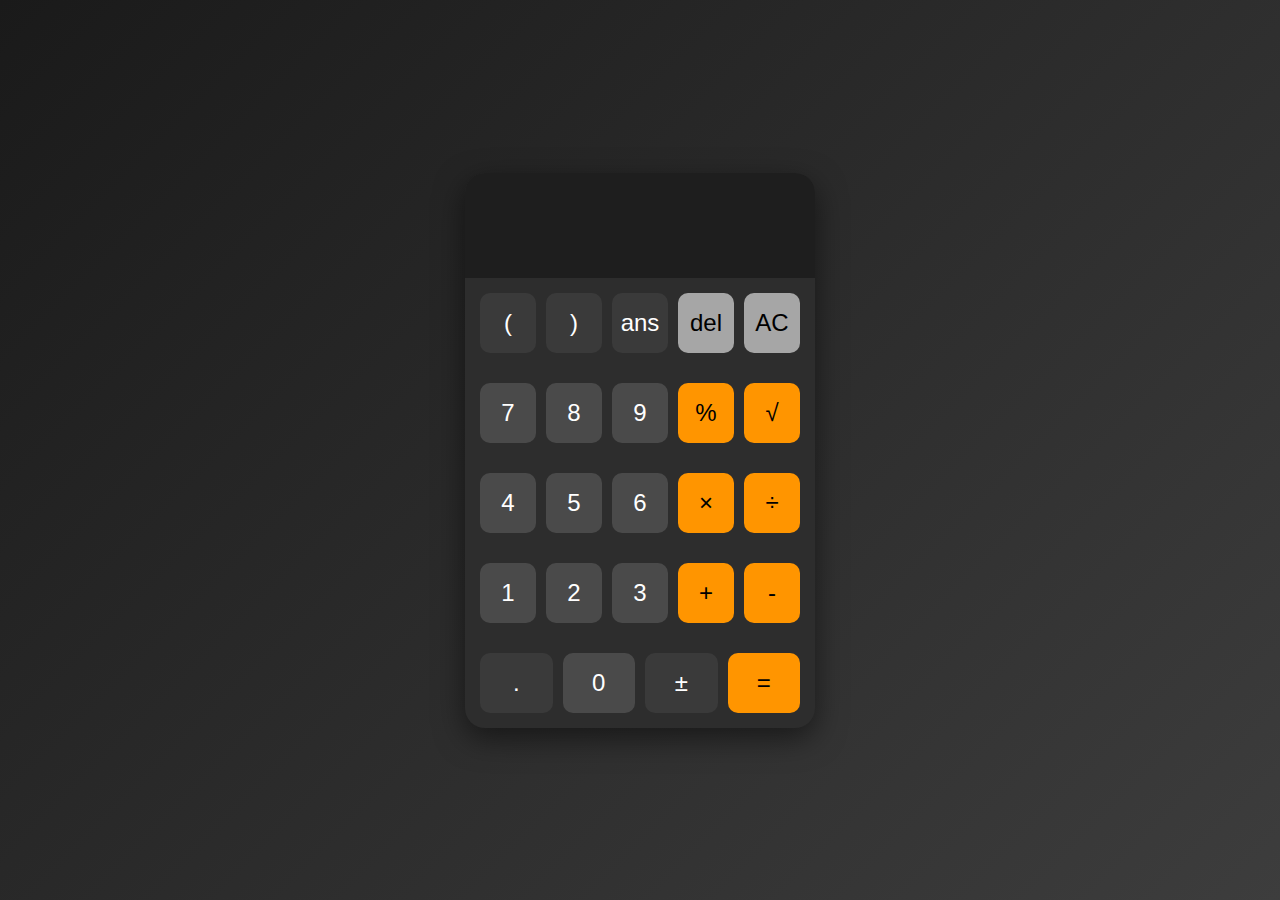
<file: Level2_task1_calculator/index.html>
<!DOCTYPE html>
<html lang="en">
<head>
  <meta charset="UTF-8">
  <meta name="viewport" content="width=device-width, initial-scale=1.0">
  <title>Calculator</title>
  <link rel="stylesheet" href="style.css">
</head>
<body>
  <div class="container">
    <div class="calculator">
      <form name="calcForm">
        <div class="display">
          <input type="text" name="display" class="display" readonly>
        </div>
        <div class="button-row">
          <input type="button" value="(" class="parenthesis">
          <input type="button" value=")" class="parenthesis">
          <input type="button" value="ans" class="memory">
          <input type="button" value="del" class="delete">
          <input type="button" value="AC" class="clear">
        </div>
        <div class="button-row">
          <input type="button" value="7" class="number">
          <input type="button" value="8" class="number">
          <input type="button" value="9" class="number">
          <input type="button" value="%" class="operator">
          <input type="button" value="√" class="operator">
        </div>
        <div class="button-row">
          <input type="button" value="4" class="number">
          <input type="button" value="5" class="number">
          <input type="button" value="6" class="number">
          <input type="button" value="×" class="operator">
          <input type="button" value="÷" class="operator">
        </div>
        <div class="button-row">
          <input type="button" value="1" class="number">
          <input type="button" value="2" class="number">
          <input type="button" value="3" class="number">
          <input type="button" value="+" class="operator">
          <input type="button" value="-" class="operator">
        </div>
        <div class="button-row">
          <input type="button" value="." class="decimal">
          <input type="button" value="0" class="number">
          <input type="button" value="±" class="sign">
          <input type="button" value="=" class="enter">
        </div>
      </form>
    </div>
  </div>

  <script src="script.js"></script>
</body>
</html>
</file>
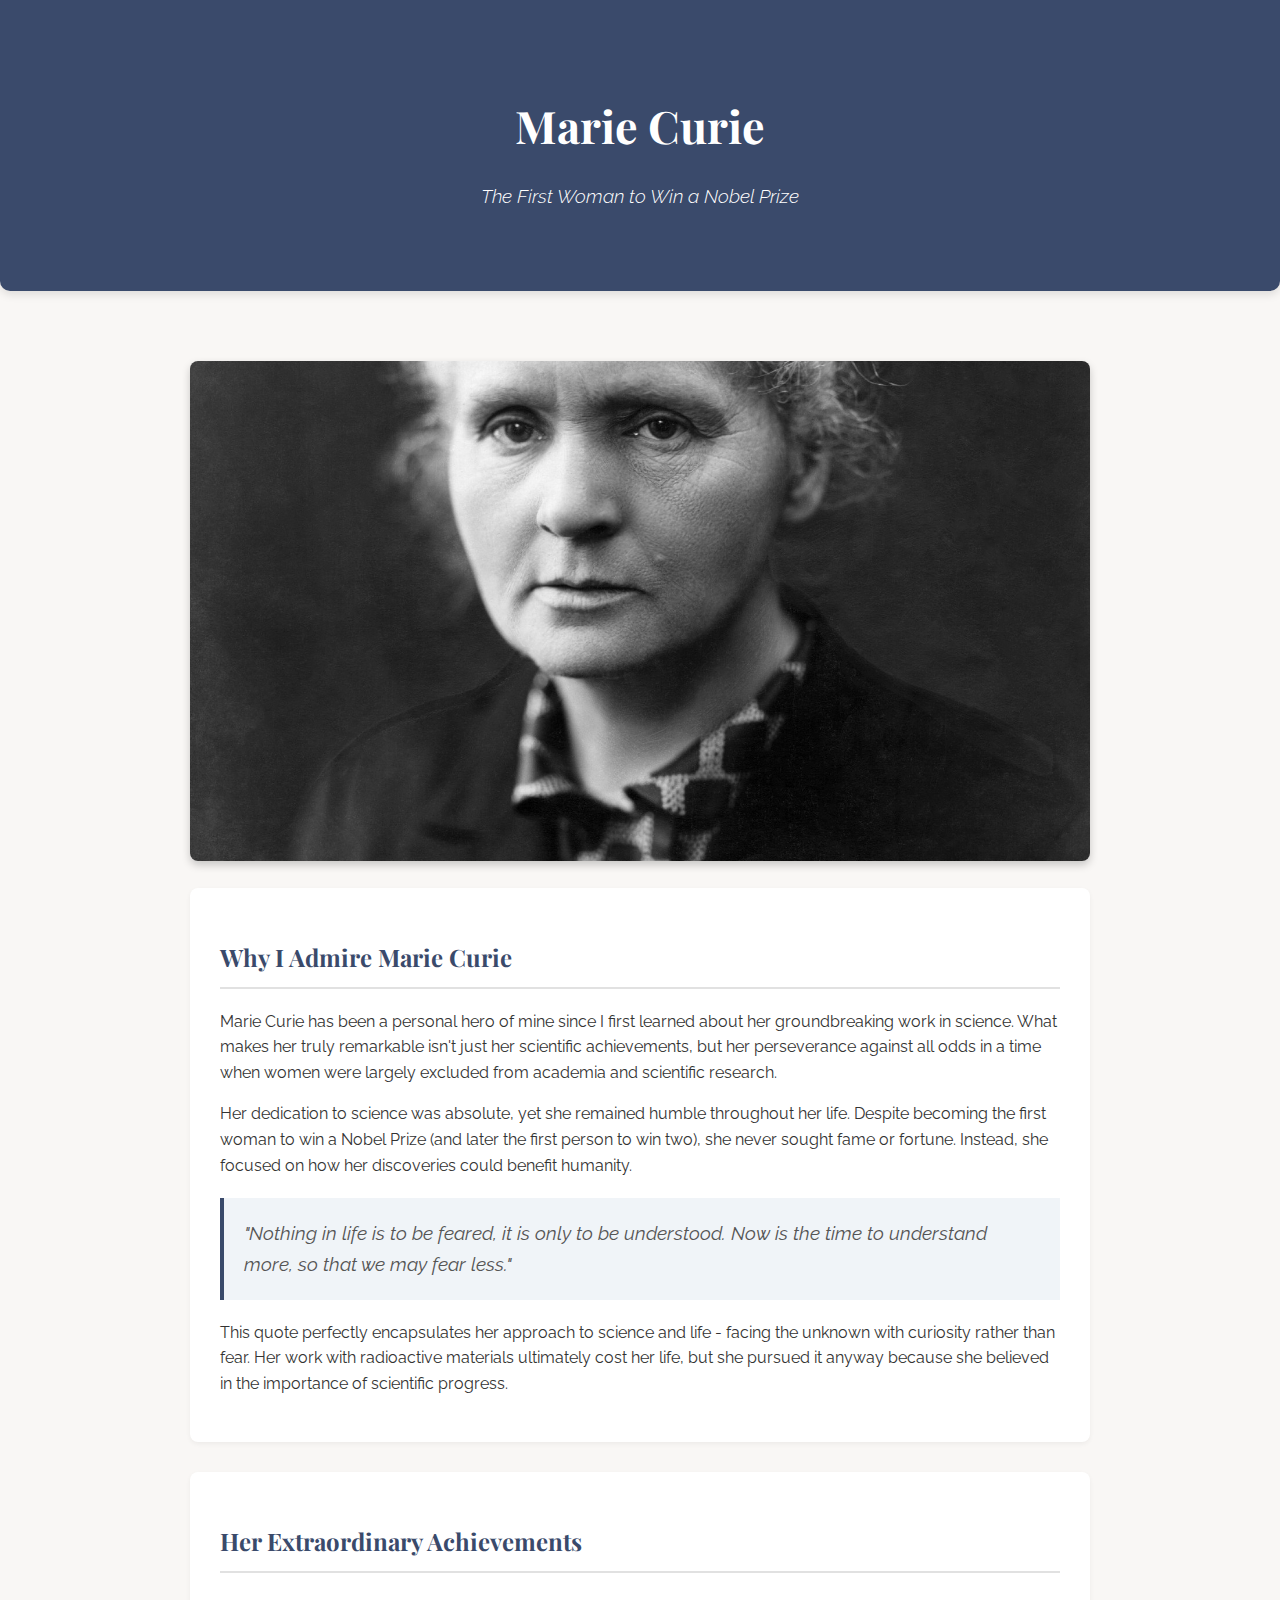
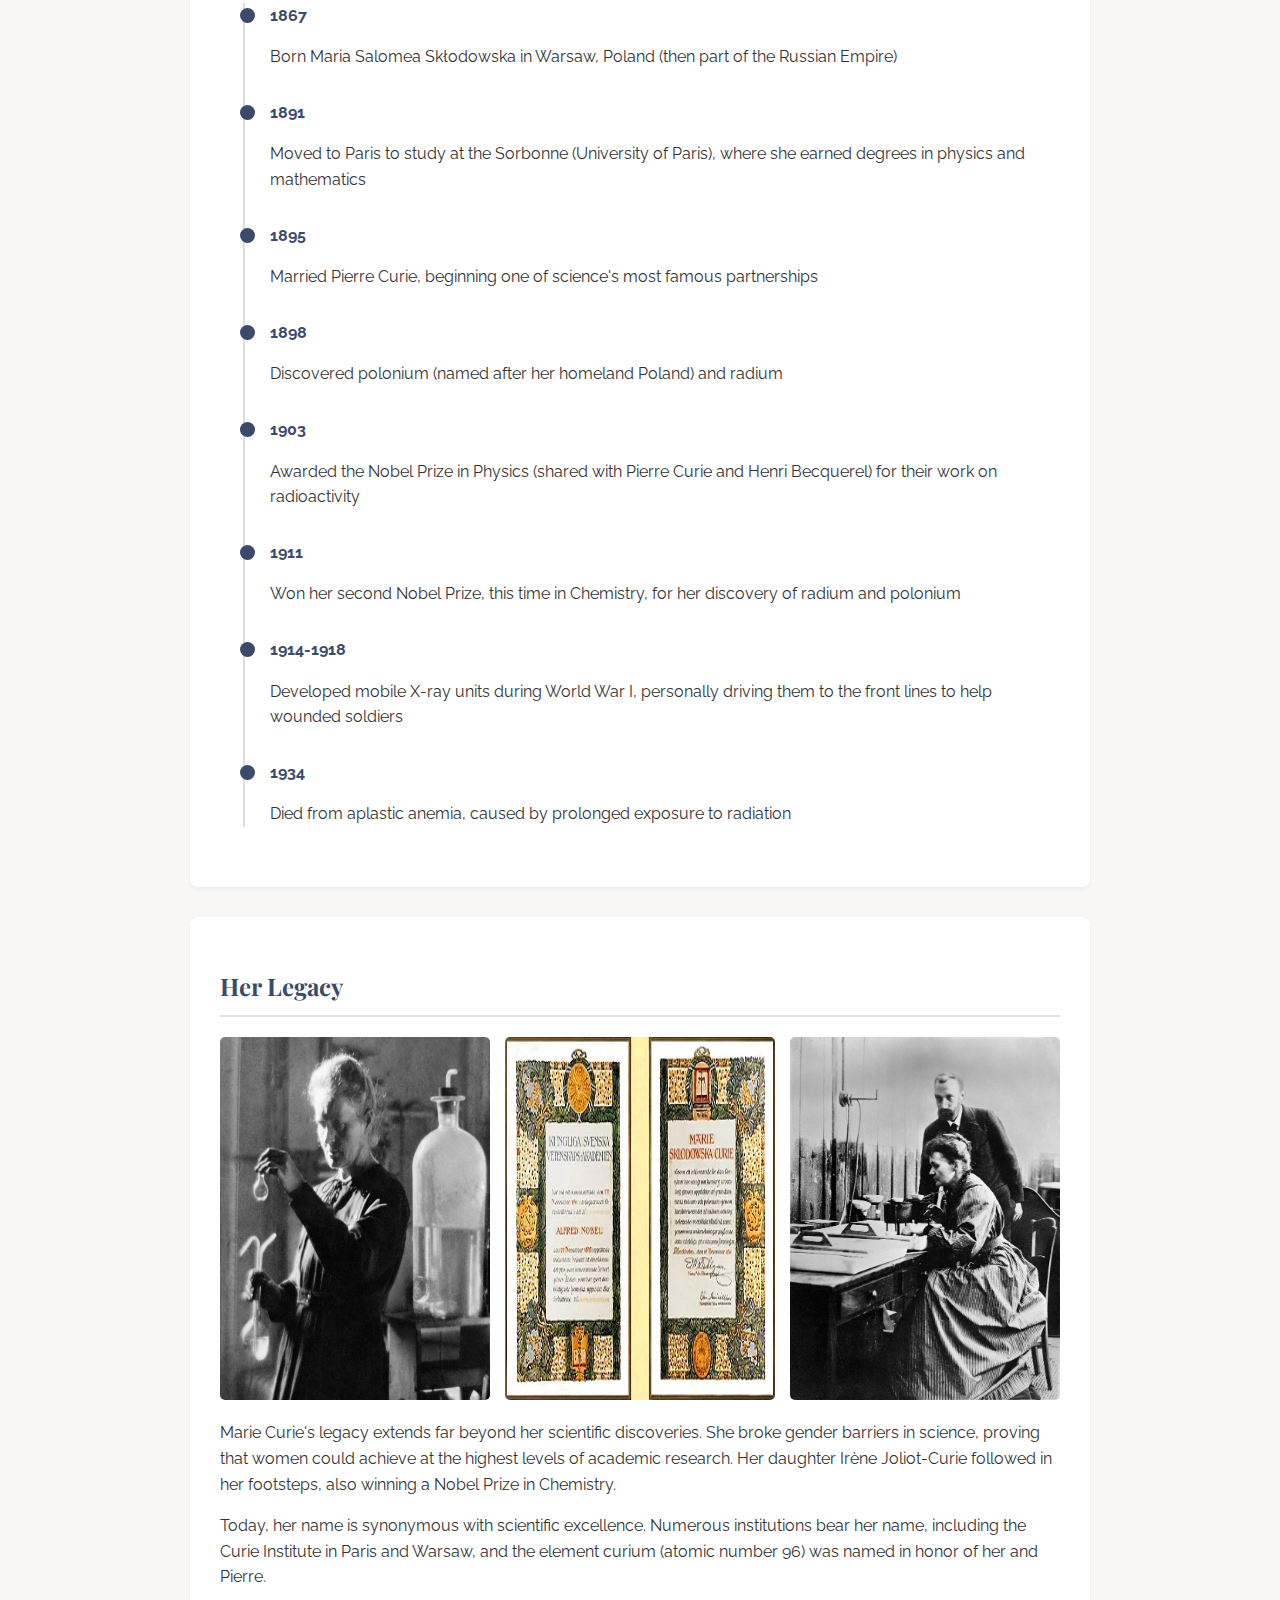
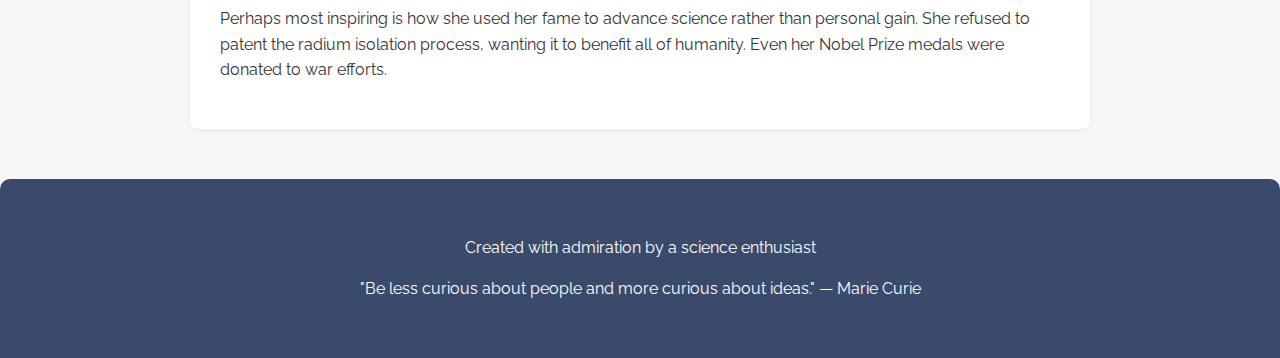
<file: Level2_task2_tributePage/index.html>
<!DOCTYPE html>
<html lang="en">
<head>
    <meta charset="UTF-8">
    <meta name="viewport" content="width=device-width, initial-scale=1.0">
    <title>Tribute to Marie Curie</title>
    <link href="https://fonts.googleapis.com/css2?family=Playfair+Display:wght@400;700&family=Raleway:wght@300;400&display=swap" rel="stylesheet">
    <link rel="stylesheet" href="style.css">
</head>
<body>
    <header>
        <div class="container">
            <h1>Marie Curie</h1>
            <p class="subtitle">The First Woman to Win a Nobel Prize</p>
        </div>
    </header>
    
    <div class="container">
        <img src="Marie_Curie_c._1920s.jpg" alt="Marie Curie in her laboratory" class="main-image">
        
        <div class="content-section">
            <h2>Why I Admire Marie Curie</h2>
            <p>Marie Curie has been a personal hero of mine since I first learned about her groundbreaking work in science. What makes her truly remarkable isn't just her scientific achievements, but her perseverance against all odds in a time when women were largely excluded from academia and scientific research.</p>
            
            <p>Her dedication to science was absolute, yet she remained humble throughout her life. Despite becoming the first woman to win a Nobel Prize (and later the first person to win two), she never sought fame or fortune. Instead, she focused on how her discoveries could benefit humanity.</p>
            
            <div class="quote">
                "Nothing in life is to be feared, it is only to be understood. Now is the time to understand more, so that we may fear less."
            </div>
            
            <p>This quote perfectly encapsulates her approach to science and life - facing the unknown with curiosity rather than fear. Her work with radioactive materials ultimately cost her life, but she pursued it anyway because she believed in the importance of scientific progress.</p>
        </div>
        
        <div class="content-section">
            <h2>Her Extraordinary Achievements</h2>
            
            <div class="timeline">
                <div class="timeline-item">
                    <div class="timeline-date">1867</div>
                    <p>Born Maria Salomea Skłodowska in Warsaw, Poland (then part of the Russian Empire)</p>
                </div>
                
                <div class="timeline-item">
                    <div class="timeline-date">1891</div>
                    <p>Moved to Paris to study at the Sorbonne (University of Paris), where she earned degrees in physics and mathematics</p>
                </div>
                
                <div class="timeline-item">
                    <div class="timeline-date">1895</div>
                    <p>Married Pierre Curie, beginning one of science's most famous partnerships</p>
                </div>
                
                <div class="timeline-item">
                    <div class="timeline-date">1898</div>
                    <p>Discovered polonium (named after her homeland Poland) and radium</p>
                </div>
                
                <div class="timeline-item">
                    <div class="timeline-date">1903</div>
                    <p>Awarded the Nobel Prize in Physics (shared with Pierre Curie and Henri Becquerel) for their work on radioactivity</p>
                </div>
                
                <div class="timeline-item">
                    <div class="timeline-date">1911</div>
                    <p>Won her second Nobel Prize, this time in Chemistry, for her discovery of radium and polonium</p>
                </div>
                
                <div class="timeline-item">
                    <div class="timeline-date">1914-1918</div>
                    <p>Developed mobile X-ray units during World War I, personally driving them to the front lines to help wounded soldiers</p>
                </div>
                
                <div class="timeline-item">
                    <div class="timeline-date">1934</div>
                    <p>Died from aplastic anemia, caused by prolonged exposure to radiation</p>
                </div>
            </div>
        </div>
        
        <div class="content-section">
            <h2>Her Legacy</h2>
            
            <div class="gallery">
                <img src="mar.jpg" alt="Marie Curie in her laboratory">
                <img src="curie_diploma.png" alt="Marie Curie's Nobel Prize diploma">
                <img src="Pierre_and_Marie.jpg" alt="Marie and Pierre Curie in their laboratory">
            </div>
            
            <p>Marie Curie's legacy extends far beyond her scientific discoveries. She broke gender barriers in science, proving that women could achieve at the highest levels of academic research. Her daughter Irène Joliot-Curie followed in her footsteps, also winning a Nobel Prize in Chemistry.</p>
            
            <p>Today, her name is synonymous with scientific excellence. Numerous institutions bear her name, including the Curie Institute in Paris and Warsaw, and the element curium (atomic number 96) was named in honor of her and Pierre.</p>
            
            <p>Perhaps most inspiring is how she used her fame to advance science rather than personal gain. She refused to patent the radium isolation process, wanting it to benefit all of humanity. Even her Nobel Prize medals were donated to war efforts.</p>
        </div>
    </div>
    
    <footer>
        <div class="container">
            <p>Created with admiration by a science enthusiast</p>
            <p>"Be less curious about people and more curious about ideas." — Marie Curie</p>
        </div>
    </footer>
</body>
</html>
</file>
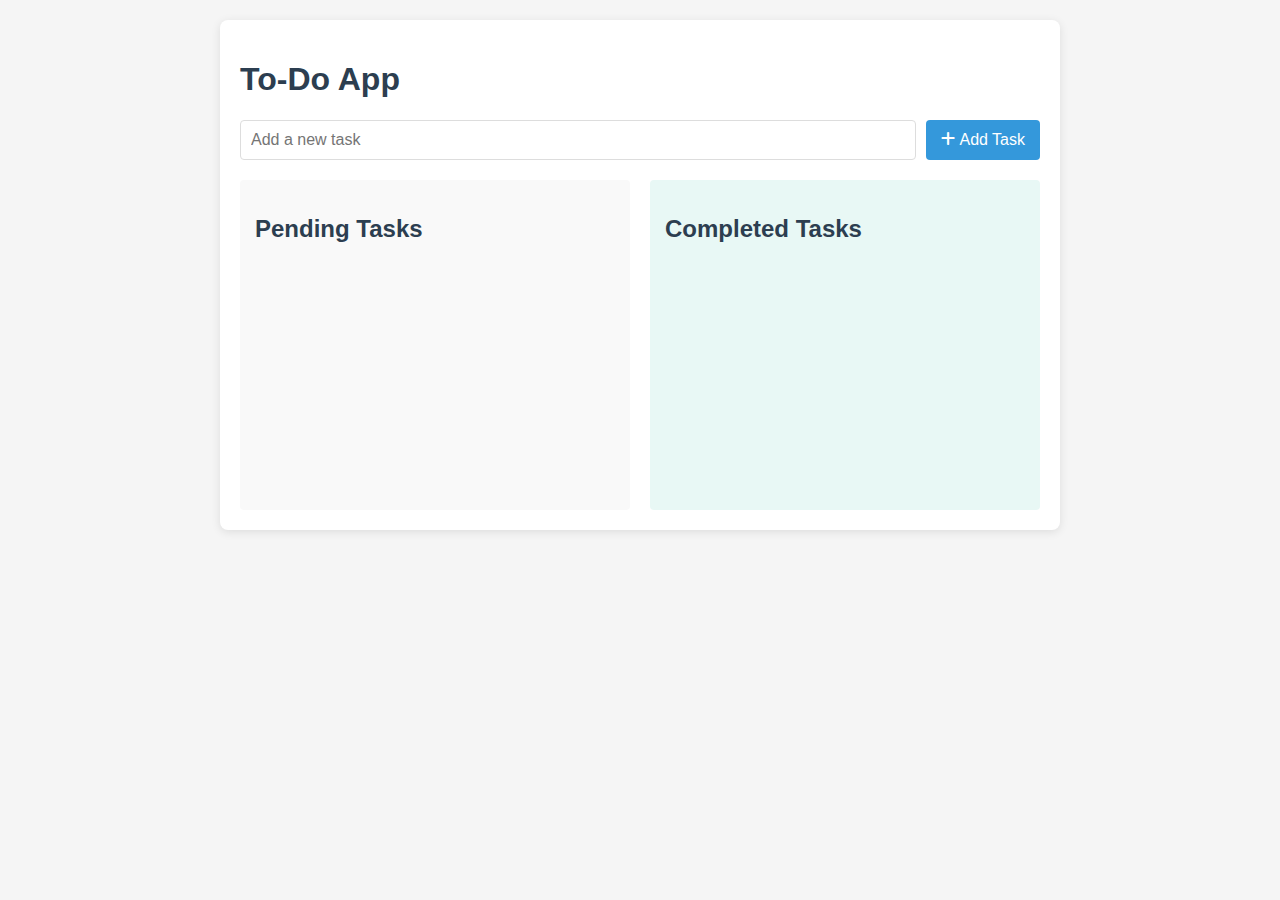
<file: Level2_task3_todo/index.html>
<!DOCTYPE html>
<html lang="en">
<head>
    <meta charset="UTF-8">
    <meta name="viewport" content="width=device-width, initial-scale=1.0">
    <title>To-Do App</title>
    <link rel="stylesheet" href="https://cdnjs.cloudflare.com/ajax/libs/font-awesome/6.0.0-beta3/css/all.min.css">
    <link rel="stylesheet" href="stylesheet.css">
</head>
<body>
    <div class="container">
        <h1>To-Do App</h1>
        
        <div class="add-task">
            <input type="text" id="taskInput" placeholder="Add a new task">
            <button id="addTaskBtn"><i class="fas fa-plus"></i> Add Task</button>
        </div>
        
        <div class="task-lists">
            <div class="pending-tasks">
                <h2>Pending Tasks</h2>
                <ul id="pendingList"></ul>
            </div>
            
            <div class="completed-tasks">
                <h2>Completed Tasks</h2>
                <ul id="completedList"></ul>
            </div>
        </div>
    </div>

    <script src="script.js"></script>
</body>
</html>
</file>
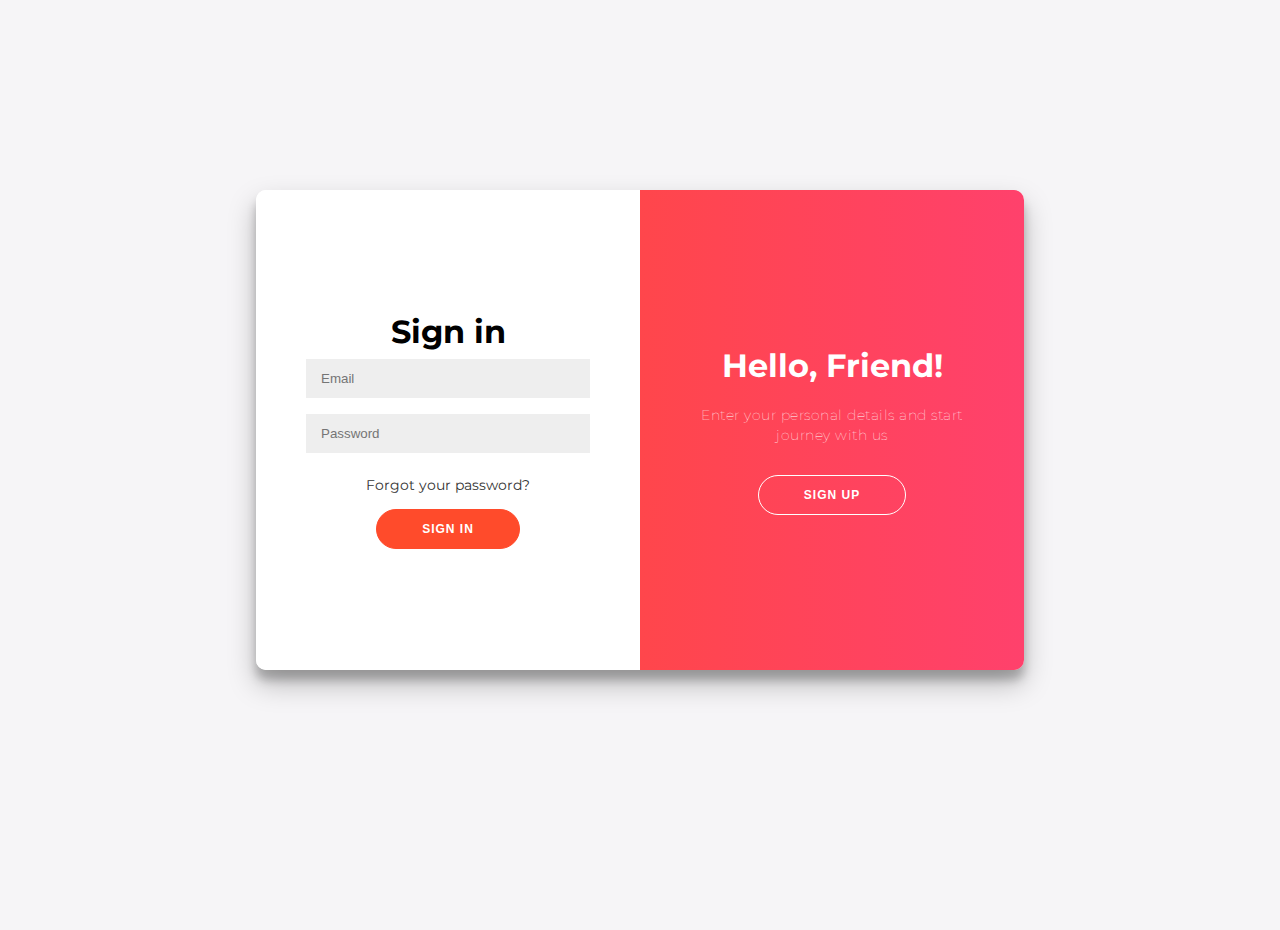
<file: Level2_task4_login_authentication/index.html>
<!DOCTYPE html>
<html lang="en">
<head>
    <meta charset="UTF-8">
    <meta name="viewport" content="width=device-width, initial-scale=1.0">
    <title>Authentication System</title>
    <link rel="stylesheet" href="styles.css">
</head>
<body>
    <div class="container" id="container">
        <div class="form-container sign-up-container">
            <form id="registerForm">
                <h1>Create Account</h1>
                <input type="text" id="regName" placeholder="Name" required />
                <input type="email" id="regEmail" placeholder="Email" required />
                <input type="password" id="regPassword" placeholder="Password" required />
                <button type="submit">Sign Up</button>
            </form>
        </div>
        <div class="form-container sign-in-container">
            <form id="loginForm">
                <h1>Sign in</h1>
                <input type="email" id="loginEmail" placeholder="Email" required />
                <input type="password" id="loginPassword" placeholder="Password" required />
                <a href="#">Forgot your password?</a>
                <button type="submit">Sign In</button>
            </form>
        </div>
        <div class="overlay-container">
            <div class="overlay">
                <div class="overlay-panel overlay-left">
                    <h1>Welcome Back!</h1>
                    <p>To keep connected with us please login with your personal info</p>
                    <button class="ghost" id="signIn">Sign In</button>
                </div>
                <div class="overlay-panel overlay-right">
                    <h1>Hello, Friend!</h1>
                    <p>Enter your personal details and start journey with us</p>
                    <button class="ghost" id="signUp">Sign Up</button>
                </div>
            </div>
        </div>
    </div>

    <script src="script.js"></script>
</body>
</html>
</file>
<file: Level2_task2_tributePage/style.css>
body {
    font-family: 'Raleway', sans-serif;
    line-height: 1.6;
    color: #333;
    background-color: #f9f7f5;
    margin: 0;
    padding: 0;
}

.container {
    max-width: 900px;
    margin: 0 auto;
    padding: 20px;
}

header {
    background-color: #3a4a6b;
    color: white;
    text-align: center;
    padding: 40px 0;
    margin-bottom: 30px;
    border-radius: 0 0 10px 10px;
    box-shadow: 0 4px 8px rgba(0,0,0,0.1);
}

h1 {
    font-family: 'Playfair Display', serif;
    font-size: 2.8em;
    margin-bottom: 10px;
}

.subtitle {
    font-style: italic;
    font-weight: 300;
    font-size: 1.2em;
}

.main-image {
    width: 100%;
    max-height: 500px;
    object-fit: cover;
    border-radius: 8px;
    margin: 20px 0;
    box-shadow: 0 4px 8px rgba(0,0,0,0.2);
}

.content-section {
    background-color: white;
    padding: 30px;
    border-radius: 8px;
    margin-bottom: 30px;
    box-shadow: 0 2px 5px rgba(0,0,0,0.05);
}

h2 {
    font-family: 'Playfair Display', serif;
    color: #3a4a6b;
    border-bottom: 2px solid #e1e1e1;
    padding-bottom: 10px;
}

.quote {
    font-style: italic;
    font-size: 1.2em;
    color: #555;
    padding: 20px;
    background-color: #f0f4f8;
    border-left: 4px solid #3a4a6b;
    margin: 20px 0;
}

.gallery {
    display: flex;
    flex-wrap: wrap;
    gap: 15px;
    margin: 20px 0;
}

.gallery img {
    width: calc(33.333% - 10px);
    border-radius: 5px;
    transition: transform 0.3s;
}

.gallery img:hover {
    transform: scale(1.03);
}

footer {
    text-align: center;
    padding: 20px;
    background-color: #3a4a6b;
    color: white;
    border-radius: 10px 10px 0 0;
}

.timeline {
    position: relative;
    padding-left: 50px;
    margin: 30px 0;
}

.timeline-item {
    position: relative;
    margin-bottom: 30px;
}

.timeline-item:before {
    content: '';
    position: absolute;
    left: -30px;
    top: 5px;
    width: 15px;
    height: 15px;
    border-radius: 50%;
    background-color: #3a4a6b;
}

.timeline:before {
    content: '';
    position: absolute;
    left: 23px;
    top: 0;
    bottom: 0;
    width: 2px;
    background-color: #ddd;
}

.timeline-date {
    font-weight: bold;
    color: #3a4a6b;
}
</file>
<file: Level2_task3_todo/stylesheet.css>
body {
    font-family: 'Segoe UI', Tahoma, Geneva, Verdana, sans-serif;
    background-color: #f5f5f5;
    margin: 0;
    padding: 20px;
    color: #333;
}

.container {
    max-width: 800px;
    margin: 0 auto;
    background-color: white;
    padding: 20px;
    border-radius: 8px;
    box-shadow: 0 2px 10px rgba(0, 0, 0, 0.1);
}

h1, h2 {
    color: #2c3e50;
}

.add-task {
    display: flex;
    margin-bottom: 20px;
    gap: 10px;
}

#taskInput {
    flex: 1;
    padding: 10px;
    border: 1px solid #ddd;
    border-radius: 4px;
    font-size: 16px;
}

#addTaskBtn {
    padding: 10px 15px;
    background-color: #3498db;
    color: white;
    border: none;
    border-radius: 4px;
    cursor: pointer;
    font-size: 16px;
    transition: background-color 0.3s;
}

#addTaskBtn:hover {
    background-color: #2980b9;
}

.task-lists {
    display: flex;
    gap: 20px;
}

.pending-tasks, .completed-tasks {
    flex: 1;
    background-color: #f9f9f9;
    padding: 15px;
    border-radius: 4px;
    min-height: 300px;
}

.completed-tasks {
    background-color: #e8f8f5;
}

ul {
    list-style-type: none;
    padding: 0;
}

li {
    background-color: white;
    margin-bottom: 10px;
    padding: 12px;
    border-radius: 4px;
    box-shadow: 0 1px 3px rgba(0, 0, 0, 0.1);
    display: flex;
    justify-content: space-between;
    align-items: center;
}

.completed {
    text-decoration: line-through;
    color: #7f8c8d;
    background-color: #e8f8f5;
}

.task-text {
    flex: 1;
    margin-right: 10px;
}

.task-actions {
    display: flex;
    gap: 5px;
}

.task-actions button {
    background: none;
    border: none;
    cursor: pointer;
    font-size: 14px;
    padding: 5px;
    border-radius: 3px;
}

.edit-btn {
    color: #f39c12;
}

.edit-btn:hover {
    background-color: #fdebd0;
}

.delete-btn {
    color: #e74c3c;
}

.delete-btn:hover {
    background-color: #fadbd8;
}

.complete-btn {
    color: #27ae60;
}

.complete-btn:hover {
    background-color: #d5f5e3;
}

.task-time {
    font-size: 12px;
    color: #95a5a6;
    margin-top: 5px;
}
</file>
<file: Level2_task4_login_authentication/styles.css>
@import url('https://fonts.googleapis.com/css?family=Montserrat:400,800');

* {
    box-sizing: border-box;
}

body {
    background: #f6f5f7;
    display: flex;
    justify-content: center;
    align-items: center;
    flex-direction: column;
    font-family: 'Montserrat', sans-serif;
    height: 100vh;
    margin: -20px 0 50px;
}

h1 {
    font-weight: bold;
    margin: 0;
}

p {
    font-size: 14px;
    font-weight: 100;
    line-height: 20px;
    letter-spacing: 0.5px;
    margin: 20px 0 30px;
}

a {
    color: #333;
    font-size: 14px;
    text-decoration: none;
    margin: 15px 0;
}

button {
    border-radius: 20px;
    border: 1px solid #FF4B2B;
    background-color: #FF4B2B;
    color: #FFFFFF;
    font-size: 12px;
    font-weight: bold;
    padding: 12px 45px;
    letter-spacing: 1px;
    text-transform: uppercase;
    transition: transform 80ms ease-in;
    cursor: pointer;
}

button:active {
    transform: scale(0.95);
}

button:focus {
    outline: none;
}

button.ghost {
    background-color: transparent;
    border-color: #FFFFFF;
}

form {
    background-color: #FFFFFF;
    display: flex;
    align-items: center;
    justify-content: center;
    flex-direction: column;
    padding: 0 50px;
    height: 100%;
    text-align: center;
}

input {
    background-color: #eee;
    border: none;
    padding: 12px 15px;
    margin: 8px 0;
    width: 100%;
}

.container {
    background-color: #fff;
    border-radius: 10px;
    box-shadow: 0 14px 28px rgba(0,0,0,0.25), 
            0 10px 10px rgba(0,0,0,0.22);
    position: relative;
    overflow: hidden;
    width: 768px;
    max-width: 100%;
    min-height: 480px;
}

.form-container {
    position: absolute;
    top: 0;
    height: 100%;
    transition: all 0.6s ease-in-out;
}

.sign-in-container {
    left: 0;
    width: 50%;
    z-index: 2;
}

.sign-up-container {
    left: 0;
    width: 50%;
    opacity: 0;
    z-index: 1;
}

.overlay-container {
    position: absolute;
    top: 0;
    left: 50%;
    width: 50%;
    height: 100%;
    overflow: hidden;
    transition: transform 0.6s ease-in-out;
    z-index: 100;
}

.overlay {
    background: #FF416C;
    background: -webkit-linear-gradient(to right, #FF4B2B, #FF416C);
    background: linear-gradient(to right, #FF4B2B, #FF416C);
    background-repeat: no-repeat;
    background-size: cover;
    background-position: 0 0;
    color: #FFFFFF;
    position: relative;
    left: -100%;
    height: 100%;
    width: 200%;
    transform: translateX(0);
    transition: transform 0.6s ease-in-out;
}

.overlay-panel {
    position: absolute;
    display: flex;
    align-items: center;
    justify-content: center;
    flex-direction: column;
    padding: 0 40px;
    text-align: center;
    top: 0;
    height: 100%;
    width: 50%;
    transform: translateX(0);
    transition: transform 0.6s ease-in-out;
}

.overlay-right {
    right: 0;
    transform: translateX(0);
}

.overlay-left {
    transform: translateX(-20%);
}

/* Animation */
.container.right-panel-active .sign-in-container {
    transform: translateX(100%);
}

.container.right-panel-active .sign-up-container {
    transform: translateX(100%);
    opacity: 1;
    z-index: 5;
}

.container.right-panel-active .overlay-container {
    transform: translateX(-100%);
}

.container.right-panel-active .overlay {
    transform: translateX(50%);
}

.container.right-panel-active .overlay-left {
    transform: translateX(0);
}

.container.right-panel-active .overlay-right {
    transform: translateX(20%);
}
</file>
<file: Level2_task1_calculator/style.css>
/* Reset and Base Styles */
* {
    margin: 0;
    padding: 0;
    box-sizing: border-box;
    font-family: 'Segoe UI', Tahoma, Geneva, Verdana, sans-serif;
  }
  
  /* Color Variables */
  :root {
    --primary-bg: #2d2d2d;
    --secondary-bg: #3a3a3a;
    --display-bg: #1e1e1e;
    --operator-bg: #ff9500;
    --operator-hover: #ffaa33;
    --number-bg: #4a4a4a;
    --number-hover: #5a5a5a;
    --action-bg: #a6a6a6;
    --action-hover: #b6b6b6;
    --text-light: #ffffff;
    --text-dark: #000000;
    --error-color: #ff3b30;
  }
  
  /* Body and Container */
  body {
    background: linear-gradient(135deg, #1a1a1a, #3d3d3d);
    min-height: 100vh;
    display: flex;
    justify-content: center;
    align-items: center;
    padding: 20px;
  }
  
  .container {
    width: 100%;
    max-width: 350px;
  }
  
  /* Calculator Styling */
  .calculator {
    background-color: var(--primary-bg);
    border-radius: 20px;
    overflow: hidden;
    box-shadow: 0 10px 30px rgba(0, 0, 0, 0.5);
  }
  
  /* Display Area */
  .display {
    padding: 20px;
    background-color: var(--display-bg);
    text-align: right;
  }
  
  .display input {
    width: 100%;
    border: none;
    background: transparent;
    color: var(--text-light);
    font-size: 2.5rem;
    padding: 10px;
    text-align: right;
    outline: none;
    pointer-events: none;
  }
  
  /* Button Rows */
  .button-row {
    display: flex;
    justify-content: space-between;
    padding: 10px;
  }
  
  /* Button Styles */
  input[type="button"] {
    flex: 1;
    height: 60px;
    margin: 5px;
    border: none;
    border-radius: 10px;
    font-size: 1.5rem;
    font-weight: 500;
    cursor: pointer;
    transition: all 0.2s ease;
  }
  
  /* Number Buttons */
  .number {
    background-color: var(--number-bg);
    color: var(--text-light);
  }
  
  .number:hover {
    background-color: var(--number-hover);
  }
  
  /* Operator Buttons */
  .operator {
    background-color: var(--operator-bg);
    color: var(--text-dark);
    font-weight: bold;
  }
  
  .operator:hover {
    background-color: var(--operator-hover);
  }
  
  /* Action Buttons (AC, DEL) */
  .clear, .delete {
    background-color: var(--action-bg);
    color: var(--text-dark);
  }
  
  .clear:hover, .delete:hover {
    background-color: var(--action-hover);
  }
  
  /* Special Buttons */
  .decimal, .sign, .parenthesis, .memory {
    background-color: var(--secondary-bg);
    color: var(--text-light);
  }
  
  .decimal:hover, .sign:hover, .parenthesis:hover, .memory:hover {
    background-color: #4d4d4d;
  }
  
  /* Enter/Equals Button */
  .enter {
    background-color: var(--operator-bg);
    color: var(--text-dark);
    font-weight: bold;
  }
  
  .enter:hover {
    background-color: var(--operator-hover);
  }
  
  /* Responsive Design */
  @media (max-width: 400px) {
    input[type="button"] {
      height: 50px;
      font-size: 1.3rem;
      margin: 4px;
    }
    
    .display input {
      font-size: 2rem;
    }
  }
  
  /* Active State for Buttons */
  input[type="button"]:active {
    transform: scale(0.95);
    box-shadow: inset 0 0 10px rgba(0, 0, 0, 0.2);
  }
  
  /* Error State */
  .error {
    color: var(--error-color);
    animation: shake 0.5s;
  }
  
  @keyframes shake {
    0%, 100% { transform: translateX(0); }
    20%, 60% { transform: translateX(-5px); }
    40%, 80% { transform: translateX(5px); }
  }
</file>
